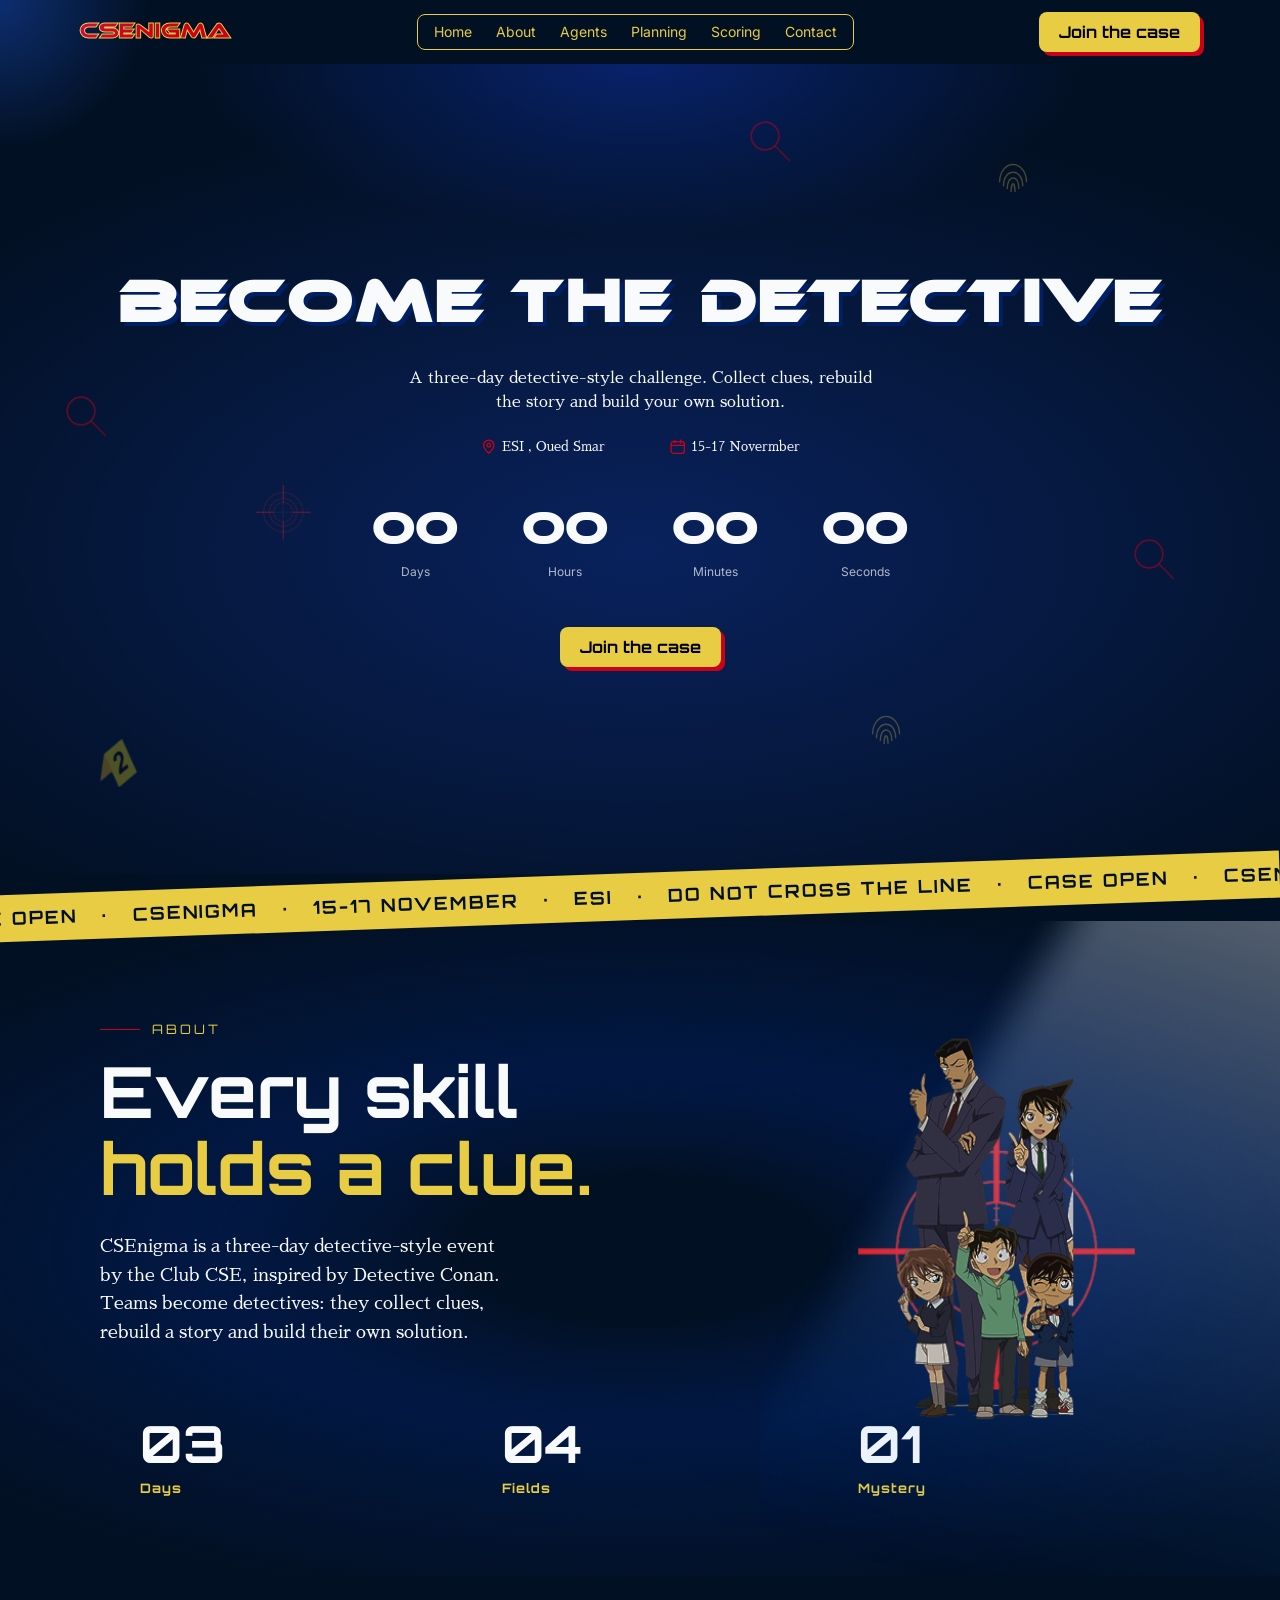
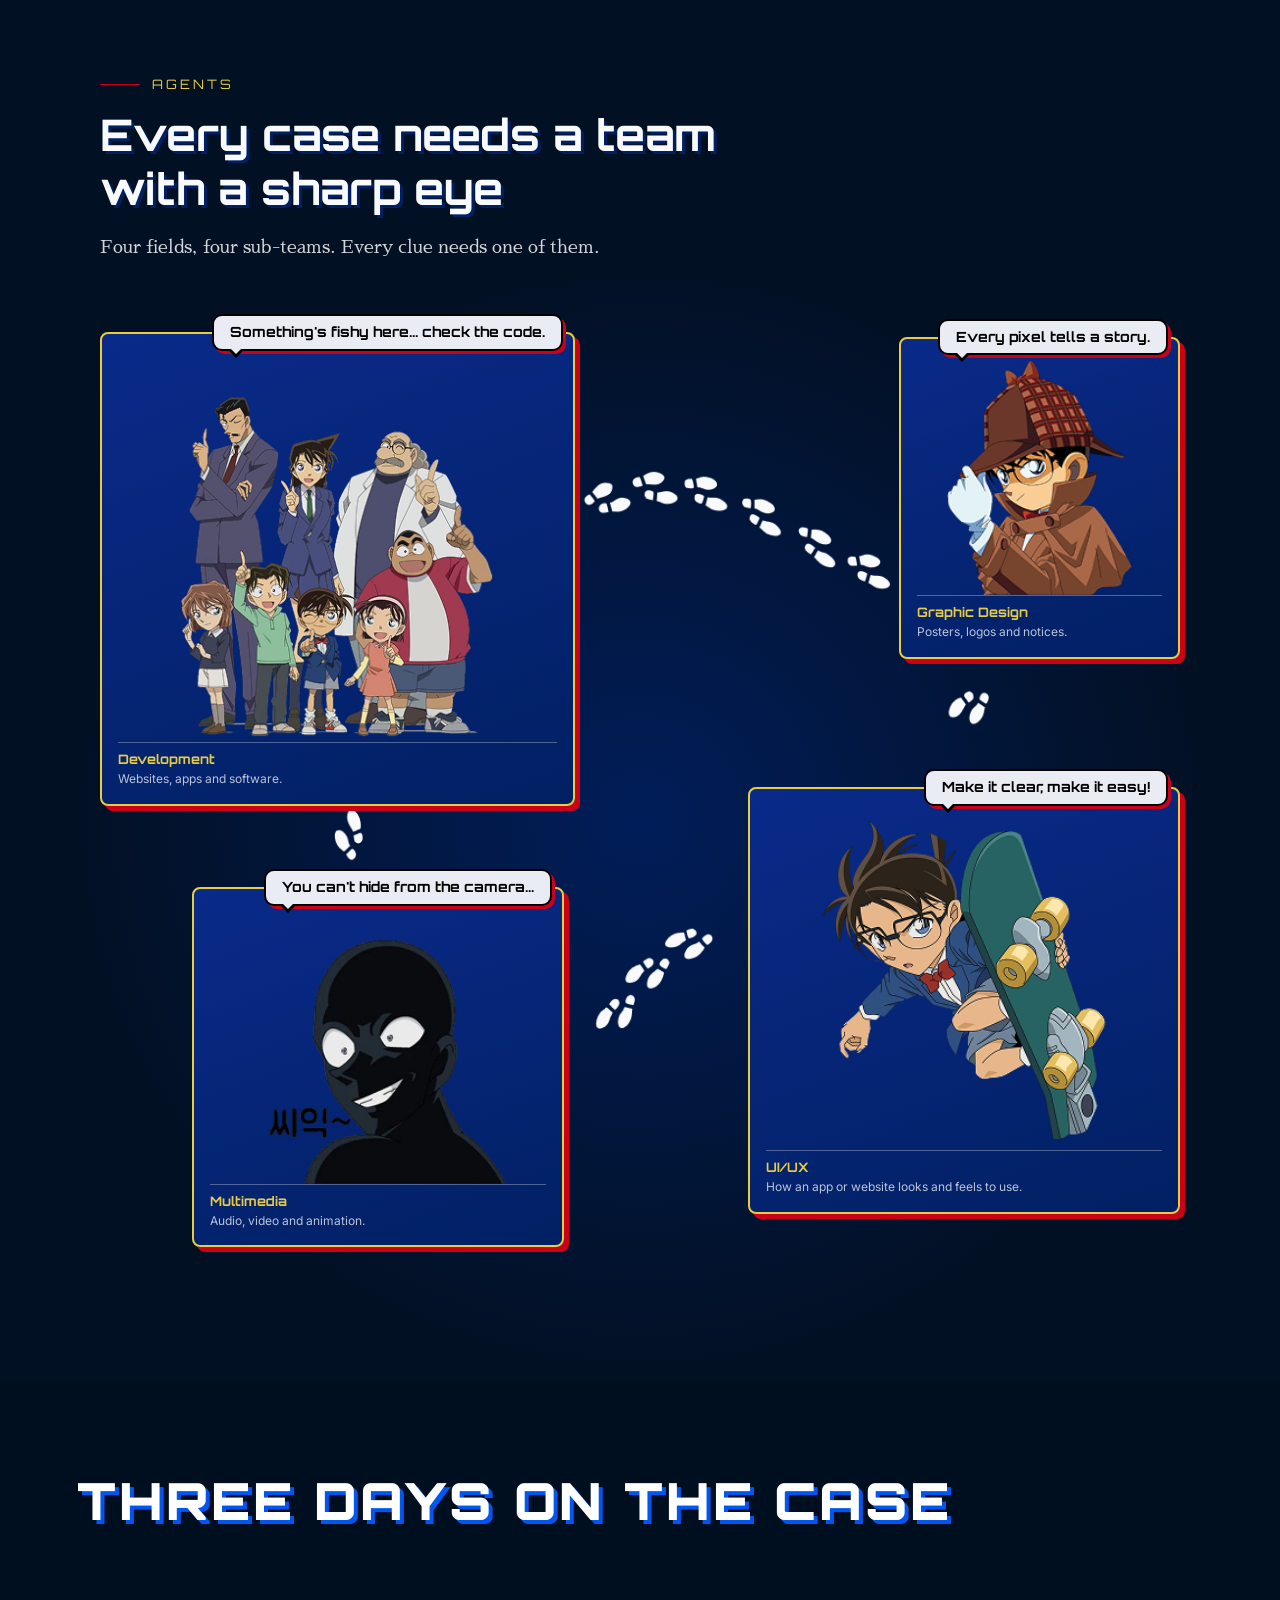
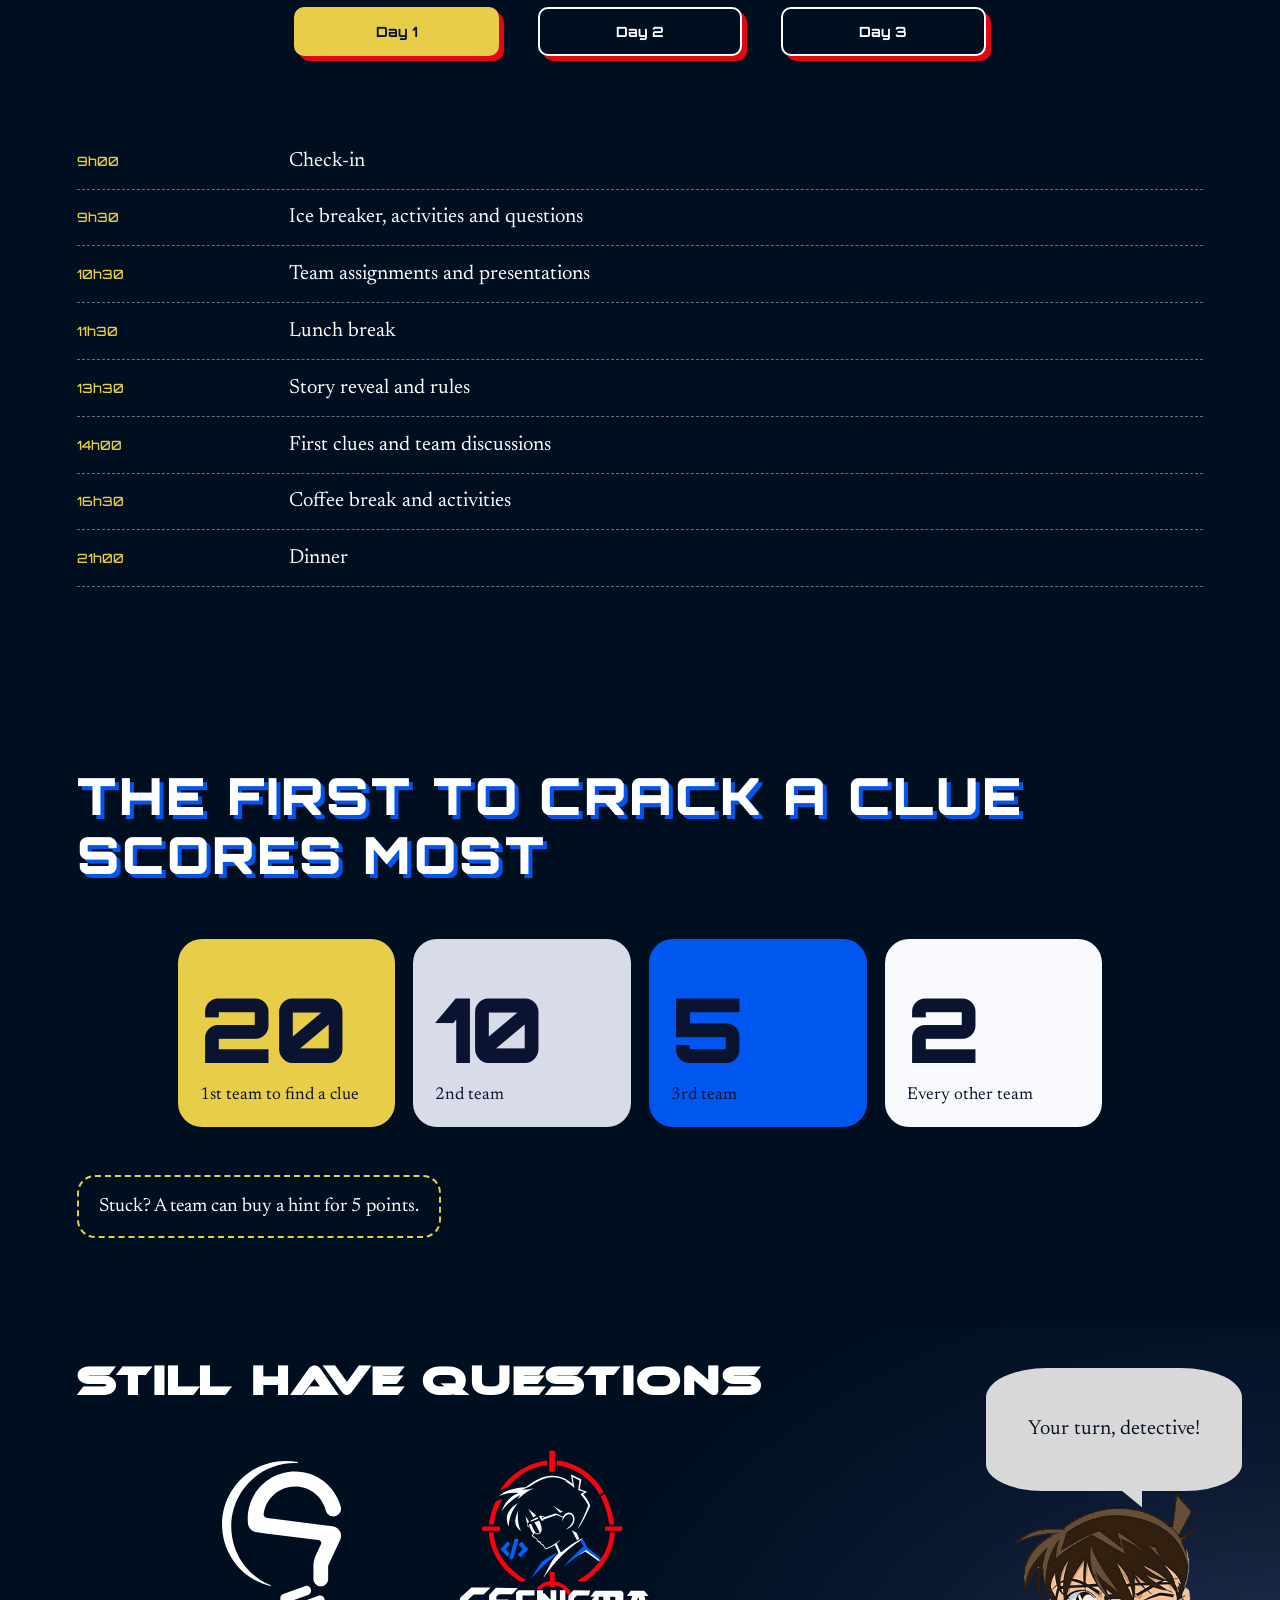
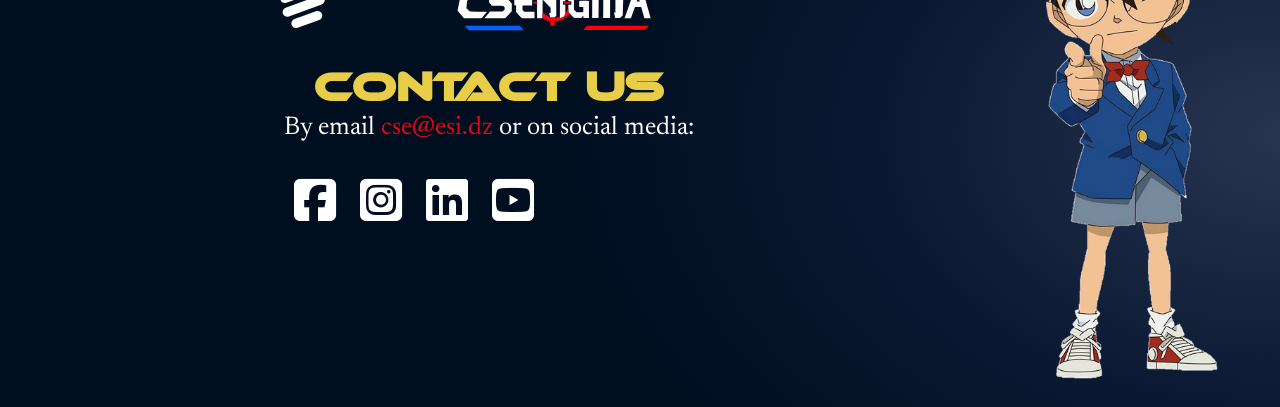
<file: index.html>
<!DOCTYPE html>
<html lang="en">
<head>
  <meta charset="UTF-8">
  <meta name="viewport" content="width=device-width, initial-scale=1.0">
  <title>CSenigma</title>

  <!-- Google Fonts: Sawarabi Mincho (body) -->
  <link rel="preconnect" href="https://fonts.googleapis.com">
  <link rel="preconnect" href="https://fonts.gstatic.com" crossorigin>
  <link href="https://fonts.googleapis.com/css2?family=Sawarabi+Mincho&display=swap" rel="stylesheet">
  <link href="https://fonts.googleapis.com/css2?family=Inter:wght@400;500&family=Orbitron:wght@700&family=Sawarabi+Mincho&display=swap" rel="stylesheet">
  <link href="https://fonts.googleapis.com/css2?family=Orbitron:wght@500;700;900&family=Newsreader:wght@400;500&display=swap" rel="stylesheet">
  <link rel="stylesheet" href="https://cdnjs.cloudflare.com/ajax/libs/font-awesome/6.5.1/css/all.min.css">

  <!-- Shared base styles (owner: lead) -->
  <link rel="stylesheet" href="css/style.css">

  <!-- One CSS file per section (each person edits only their own) -->
  <link rel="stylesheet" href="css/hero.css">
  <link rel="stylesheet" href="css/about.css">
  <link rel="stylesheet" href="css/team.css">
  <link rel="stylesheet" href="css/schedule.css">
  <link rel="stylesheet" href="css/points.css">
  <link rel="stylesheet" href="css/footer.css">
</head>
<body>

   <div class="cursor-glow"></div>

 <header id="navbar">
  <a href="#hero" class="logo">CSENIGMA</a>

  <nav class="nav-links">
    <ul>
      <li><a href="#hero">Home</a></li>
      <li><a href="#about">About</a></li>
      <li><a href="#team">Agents</a></li>
      <li><a href="#schedule">Planning</a></li>
      <li><a href="#points">Scoring</a></li>
      <li><a href="#footer">Contact</a></li>
    </ul>
  </nav>

  <a href="register.html" class="btn-join">Join the case</a>
  
</header>

 
  <section id="hero">
      <img class="deco scope" src="assets/images/Scope.svg" alt="">
      <img class="deco print" src="assets/images/Print.svg" alt="">
      <img class="deco evidence" src="assets/images/evidence.svg" alt="">
      <img class="deco search" src="assets/images/Search.svg" alt="">


     <h1 class="hero-title">Become The Detective</h1>
     <p class="hero-text">A three-day detective-style challenge. Collect clues, rebuild the story and build your own solution.</p>
     <div class="hero-badges">
        <div class="badge">
          <img src="assets/images/icon-1.svg" alt="">
          <span class="badge-text">ESI , Oued Smar</span>
        </div>
        <div class="badge">
          <img src="assets/images/icon-2.svg" alt="">
          <span class="badge-text">15-17 Novermber</span>
        </div>
     </div>

        <div class="countdown" id="countdown">
            <div class="time-box">
                <span class="time-number" id="days">00</span>
                <span class="time-label">Days</span>
            </div>

            <div class="time-box">
                <span class="time-number" id="hours">00</span>
                <span class="time-label">Hours</span>
            </div>

            <div class="time-box">
                <span class="time-number" id="minutes">00</span>
                <span class="time-label">Minutes</span>
            </div>

            <div class="time-box">
                <span class="time-number" id="seconds">00</span>
                <span class="time-label">Seconds</span>
            </div>
        </div>

     <a href="register.html" class="btn-join">Join the case</a>

  </section>

  <!-- ===== MARQUEE BANNER ===== -->
  <div id="marquee">
  <div class="marquee-track">
    <div class="marquee-group">
      <span>Case open</span>
      <span>CSEnigma</span>
      <span>15-17 November</span>
      <span>ESI</span>
      <span>Do not cross the line</span>
      <!-- repeat this set 2 more times so the group is wider than the screen -->
    </div>

    <!-- exact copy of the group above -->
    <div class="marquee-group" aria-hidden="true">
      <span>Case open</span>
      <span>CSEnigma</span>
      <span>15-17 November</span>
      <span>ESI</span>
      <span>Do not cross the line</span>
    </div>

    <div class="marquee-group" aria-hidden="true">
      <span>Case open</span>
      <span>CSEnigma</span>
      <span>15-17 November</span>
      <span>ESI</span>
      <span>Do not cross the line</span>
    </div>
  </div>
</div>

  
  <section id="about">
  <div class="about-content">
    <div class="about-eyebrow">
      <span class="about-line"></span>
      <span class="about-tag">About</span>
    </div>

    <h2 class="about-title">
      Every skill <br>
      <span>holds a clue.</span>
    </h2>

    <p class="about-text">
      CSEnigma is a three-day detective-style event by the Club CSE, inspired by Detective Conan. Teams become detectives: they collect clues, rebuild a story and build their own solution.
    </p>
  </div>

<img class="about-image" src="/assets/images/Conan-family.png" alt="Detective Conan characters">

  <div class="about-stats">
    <div class="stat">
      <span class="stat-number">03</span>
      <span class="stat-label">Days</span>
    </div>
    <div class="stat">
      <span class="stat-number">04</span>
      <span class="stat-label">Fields</span>
    </div>
    <div class="stat">
      <span class="stat-number">01</span>
      <span class="stat-label">Mystery</span>
    </div>
  </div>
</section>


<section id="team">
  <div class="team-inner">
    <div class="team-head">
      <div class="team-eyebrow">
        <span class="team-line"></span>
        <span class="team-tag">Agents</span>
      </div>
      <h2 class="team-title">Every case needs a team<br>with a sharp eye</h2>
      <p class="team-sub">Four fields, four sub-teams. Every clue needs one of them.</p>
    </div>

    <div class="team-board">
      <img class="team-steps" src="assets/images/footSteps_Bg.png" alt="">

      <article class="agent-card agent-dev">
        <p class="agent-bubble">Something's fishy here... check the code.</p>
        <div class="agent-art"><img src="assets/images/Develepment.png" alt="Development team"></div>
        <h3 class="agent-name">Development</h3>
        <p class="agent-desc">Websites, apps and software.</p>
      </article>

      <article class="agent-card agent-design">
        <p class="agent-bubble">Every pixel tells a story.</p>
        <div class="agent-art"><img src="assets/images/Graphic_Design.png" alt="Graphic design team"></div>
        <h3 class="agent-name">Graphic Design</h3>
        <p class="agent-desc">Posters, logos and notices.</p>
      </article>

      <article class="agent-card agent-uiux">
        <p class="agent-bubble">Make it clear, make it easy!</p>
        <div class="agent-art"><img src="assets/images/UIUX_png.png" alt="UI/UX team"></div>
        <h3 class="agent-name">UI/UX</h3>
        <p class="agent-desc">How an app or website looks and feels to use.</p>
      </article>

      <article class="agent-card agent-media">
        <p class="agent-bubble">You can't hide from the camera...</p>
        <div class="agent-art"><img src="assets/images/Multimedia.png" alt="Multimedia team"></div>
        <h3 class="agent-name">Multimedia</h3>
        <p class="agent-desc">Audio, video and animation.</p>
      </article>
    </div>
  </div>
 </section>

  <section id="schedule" class="case-schedule">
    <h2>Three days on the case</h2>
    <div class="case-tabs" role="tablist" aria-label="Event schedule">
      <button class="case-tab active" type="button" role="tab" aria-selected="true" aria-controls="day-1" data-day="day-1">Day 1</button>
      <button class="case-tab" type="button" role="tab" aria-selected="false" aria-controls="day-2" data-day="day-2">Day 2</button>
      <button class="case-tab" type="button" role="tab" aria-selected="false" aria-controls="day-3" data-day="day-3">Day 3</button>
    </div>
    <ul class="case-day active" id="day-1" role="tabpanel">
      <li><time>9h00</time><span>Check-in</span></li>
      <li><time>9h30</time><span>Ice breaker, activities and questions</span></li>
      <li><time>10h30</time><span>Team assignments and presentations</span></li>
      <li><time>11h30</time><span>Lunch break</span></li>
      <li><time>13h30</time><span>Story reveal and rules</span></li>
      <li><time>14h00</time><span>First clues and team discussions</span></li>
      <li><time>16h30</time><span>Coffee break and activities</span></li>
      <li><time>21h00</time><span>Dinner</span></li>
    </ul>
    <ul class="case-day" id="day-2" role="tabpanel" hidden>
      <li><time>8h00</time><span>Check-in and breakfast</span></li>
      <li><time>9h00</time><span>Case briefing and clue recap</span></li>
      <li><time>10h00</time><span>New evidence revealed</span></li>
      <li><time>11h30</time><span>Team investigation and analysis</span></li>
      <li><time>13h00</time><span>Lunch break</span></li>
      <li><time>14h00</time><span>Interviews, puzzles and clue hunt</span></li>
      <li><time>17h00</time><span>Progress review and team activities</span></li>
      <li><time>20h00</time><span>Dinner and evening investigation</span></li>
    </ul>
    <ul class="case-day" id="day-3" role="tabpanel" hidden>
      <li><time>9h00</time><span>Check-in and breakfast</span></li>
      <li><time>10h00</time><span>Final clues released</span></li>
      <li><time>11h00</time><span>Last round of team investigation</span></li>
      <li><time>13h00</time><span>Lunch break</span></li>
      <li><time>14h00</time><span>Prepare your case and solution</span></li>
      <li><time>15h30</time><span>Team presentations</span></li>
      <li><time>16h30</time><span>Results, awards and closing</span></li>
      <li><time>17h30</time><span>Event ends</span></li>
    </ul>
  </section>

  
  <section id="points" class="case-scores">
    <h2>The first to crack a clue scores most</h2>
    <div class="score-cards">
      <div class="score-card score-first"><b>20</b><span>1st team to find a clue</span></div>
      <div class="score-card score-second"><b>10</b><span>2nd team</span></div>
      <div class="score-card score-third"><b>5</b><span>3rd team</span></div>
      <div class="score-card score-other"><b>2</b><span>Every other team</span></div>
    </div>
    <p class="score-hint">Stuck? A team can buy a hint for 5 points.</p>
  </section>

  
  <footer id="footer" class="case-contact">
    <h2>Still have questions</h2>
    <div class="contact-logos">
      <img src="assets/images/logo-bulb.svg" alt="Club CSE" onerror="this.style.display='none'">
      <img src="assets/images/csenigma-logo.svg" alt="CSEnigma" onerror="this.style.display='none'">
    </div>
    <h3>Contact us</h3>
    <p>By email <a href="mailto:cse@esi.dz">cse@esi.dz</a> or on social media:</p>
    <div class="case-social">
      <a href="#" aria-label="Facebook"><i class="fa-brands fa-square-facebook"></i></a>
      <a href="#" aria-label="Instagram"><i class="fa-brands fa-square-instagram"></i></a>
      <a href="#" aria-label="LinkedIn"><i class="fa-brands fa-linkedin"></i></a>
      <a href="#" aria-label="YouTube"><i class="fa-brands fa-square-youtube"></i></a>
    </div>
    <div class="case-action">
      <div class="case-bubble">Your turn, detective!</div>
      <img class="case-mascot" src="assets/images/mascot.png" alt="" onerror="this.style.display='none'">
    </div>
  </footer>

  <script src="js/countdown.js"></script>
  <script src="js/cursor.js"></script>
  <script>
    document.querySelectorAll('.case-tab').forEach(function(tab){tab.addEventListener('click',function(){
      document.querySelectorAll('.case-tab').forEach(function(button){button.classList.remove('active');button.setAttribute('aria-selected','false')});
      document.querySelectorAll('.case-day').forEach(function(day){day.classList.remove('active');day.hidden=true});
      tab.classList.add('active');tab.setAttribute('aria-selected','true');
      var panel=document.getElementById(tab.dataset.day);panel.hidden=false;panel.classList.add('active');
    })});
  </script>
</body>
</html>
</file>
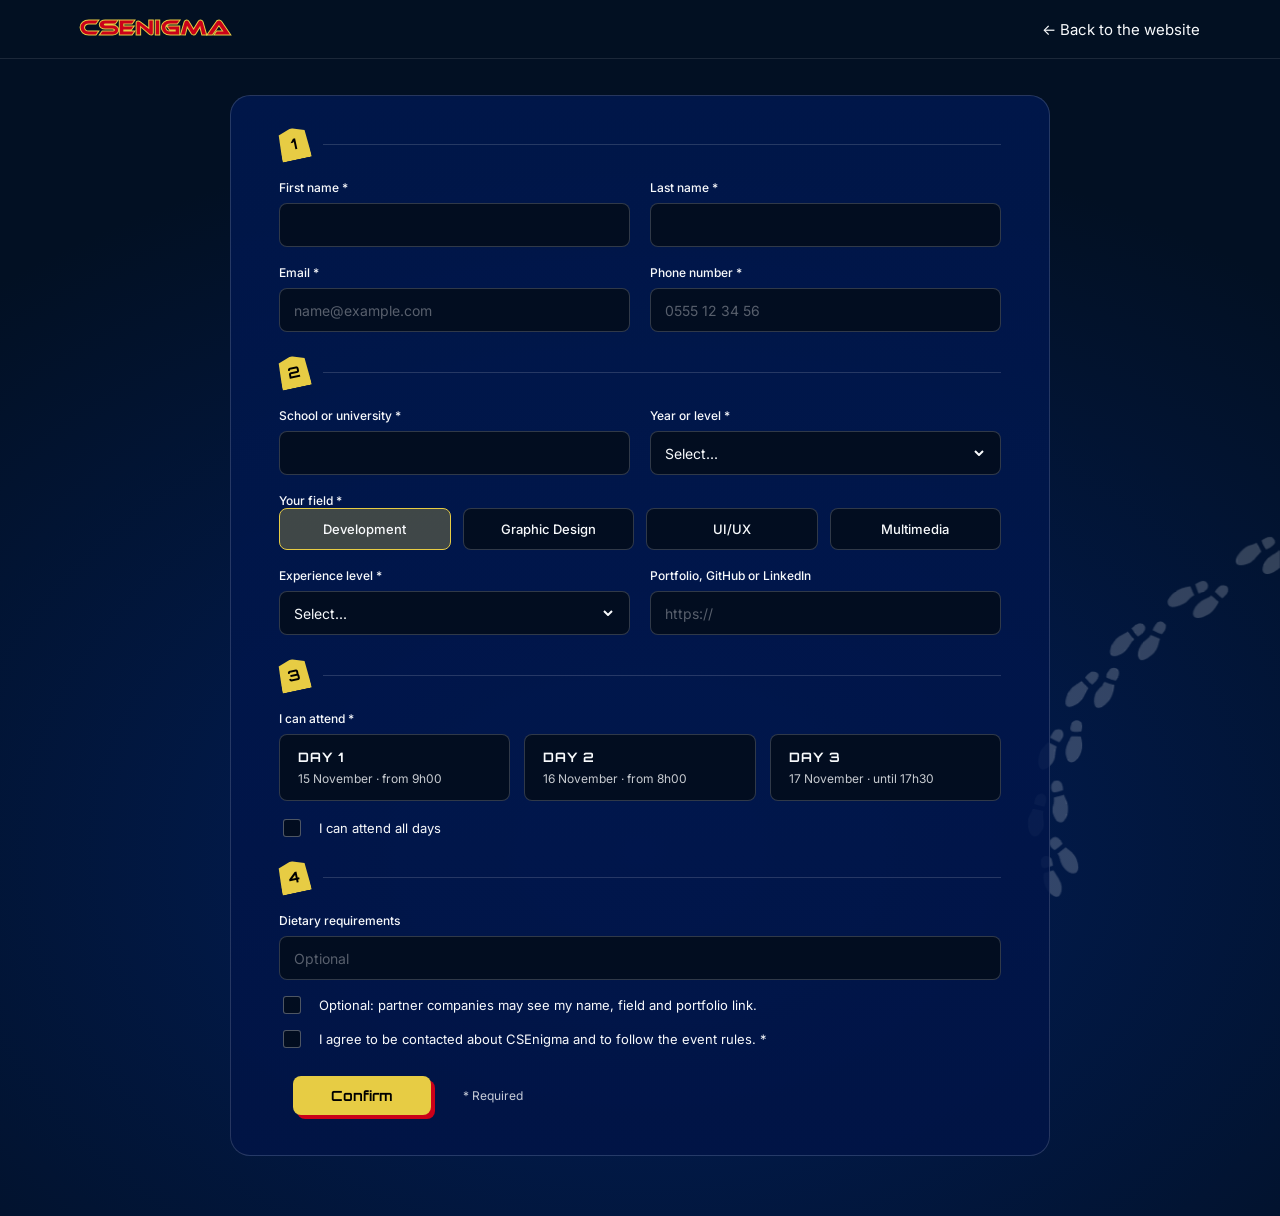
<file: register.html>
<!DOCTYPE html>
<html lang="en">
<head>
  <meta charset="UTF-8">
  <meta name="viewport" content="width=device-width, initial-scale=1.0">
  <title>Register | CSenigma</title>

  <link href="https://fonts.googleapis.com/css2?family=Inter:wght@400;500&family=Orbitron:wght@700&display=swap" rel="stylesheet">
  <link rel="stylesheet" href="css/style.css">
  <link rel="stylesheet" href="css/register.css">
</head>
<body class="reg-page">
  <img class="reg-steps" src="assets/images/Group_7.png" alt="">

  <header class="reg-header">
    <a href="index.html" class="reg-logo">CSENIGMA</a>
    <a href="index.html" class="reg-back">&larr; Back to the website</a>
  </header>

  <main class="reg-main">
    <form class="reg-card" id="reg-form" action="#" method="post" novalidate>

      <div class="reg-section"><span class="reg-tag">1</span><span class="reg-line"></span></div>
      <div class="reg-grid">
        <label class="reg-field">First name *
          <input type="text" name="first_name" required>
        </label>
        <label class="reg-field">Last name *
          <input type="text" name="last_name" required>
        </label>
        <label class="reg-field">Email *
          <input type="email" name="email" placeholder="name@example.com" required>
        </label>
        <label class="reg-field">Phone number *
          <input type="tel" name="phone" inputmode="numeric" pattern="0[567][0-9]{8}" maxlength="10" placeholder="0555 12 34 56" title="Enter 10 digits starting with 05, 06, or 07." required>
        </label>
      </div>

      <div class="reg-section"><span class="reg-tag">2</span><span class="reg-line"></span></div>
      <div class="reg-grid">
        <label class="reg-field">School or university *
          <input type="text" name="school" required>
        </label>
        <label class="reg-field">Year or level *
        <select name="level" required>
            <option value="" selected disabled>Select...</option>
            <option>1CP / L1</option>
            <option>2CP / L2</option>
            <option>1CS / L3</option>
            <option>2CS / M1</option>
            <option>3CS / M2</option>
        </select>
        </label>

        <fieldset class="reg-field reg-full">
          <legend>Your field *</legend>
          <div class="reg-pills">
            <label><input type="radio" name="field" value="Development" checked><span>Development</span></label>
            <label><input type="radio" name="field" value="Graphic Design"><span>Graphic Design</span></label>
            <label><input type="radio" name="field" value="UI/UX"><span>UI/UX</span></label>
            <label><input type="radio" name="field" value="Multimedia"><span>Multimedia</span></label>
          </div>
        </fieldset>

        <label class="reg-field">Experience level *
          <select name="experience" required>
            <option value="" selected>Select...</option>
            <option>Beginner</option>
            <option>Intermediate</option>
            <option>Advanced</option>
          </select>
        </label>
        <label class="reg-field">Portfolio, GitHub or LinkedIn
          <input type="url" name="portfolio" placeholder="https://">
        </label>
      </div>

      <div class="reg-section"><span class="reg-tag">3</span><span class="reg-line"></span></div>
      <p class="reg-label">I can attend *</p>
      <div class="reg-days">
        <label class="reg-day"><input type="checkbox" name="attending_days" value="Day 1"><strong>Day 1</strong><span>15 November · from 9h00</span></label>
        <label class="reg-day"><input type="checkbox" name="attending_days" value="Day 2"><strong>Day 2</strong><span>16 November · from 8h00</span></label>
        <label class="reg-day"><input type="checkbox" name="attending_days" value="Day 3"><strong>Day 3</strong><span>17 November · until 17h30</span></label>
      </div>
      <label class="reg-check">
        <input type="checkbox" id="attend-all-days" name="attend_all_days">
        <span>I can attend all days</span>
      </label>

      <div class="reg-section"><span class="reg-tag">4</span><span class="reg-line"></span></div>
      <label class="reg-field">Dietary requirements
        <input type="text" name="dietary" placeholder="Optional">
      </label>
      <label class="reg-check">
        <input type="checkbox" name="share_partners">
        <span>Optional: partner companies may see my name, field and portfolio link.</span>
      </label>
      <label class="reg-check">
        <input type="checkbox" name="agree" required>
        <span>I agree to be contacted about CSEnigma and to follow the event rules. *</span>
      </label>

      <div class="reg-actions">
        <button type="submit" class="reg-confirm">Confirm</button>
        <span class="reg-required">* Required</span>
      </div>
    </form>

    <!-- Success message -->
    <div class="reg-card reg-success" id="reg-success" hidden>
      <div class="reg-check-circle">
        <svg viewBox="0 0 24 24" width="44" height="44" fill="none" stroke="#000" stroke-width="3" stroke-linecap="round" stroke-linejoin="round"><path d="M5 12.5l4.5 4.5L19 7.5"/></svg>
      </div>
      <h2>Your application is saved</h2>
      <p>Thanks, detective! We'll contact you soon with the next steps.</p>
      <a href="index.html" class="reg-confirm">Back to the website</a>
    </div>
  </main>

  <script>
    const form = document.getElementById('reg-form');
    const success = document.getElementById('reg-success');

    const dayOptions = Array.from(form.querySelectorAll('input[name="attending_days"]'));
    const attendAllDays = document.getElementById('attend-all-days');
    let attemptedSubmit = false;

    function errorTarget(control) {
      if (control.name === 'attending_days') return form.querySelector('.reg-days');
      if (control.name === 'field') return control.closest('fieldset');
      return control.closest('.reg-field, .reg-check');
    }

    function errorMessage(control) {
      if (control.name === 'attending_days') return 'Select at least one day you can attend.';
      if (control.validity.valueMissing) return 'This field is required.';
      if (control.name === 'phone' && control.validity.patternMismatch) return 'Enter 10 digits starting with 05, 06, or 07.';
      if (control.validity.typeMismatch) return 'Enter a valid ' + (control.type === 'email' ? 'email address.' : 'URL.');
      if (control.validity.patternMismatch) return 'Check the value format.';
      return 'Check this field.';
    }

    function updateErrors() {
      const invalidControls = Array.from(form.querySelectorAll('input, select, textarea')).filter(function (control) {
        return !control.disabled && !control.validity.valid;
      });
      const daysMissing = !dayOptions.some(function (day) { return day.checked; });
      form.querySelectorAll('.reg-error').forEach(function (error) { error.remove(); });
      form.querySelectorAll('[aria-invalid="true"]').forEach(function (control) { control.removeAttribute('aria-invalid'); });

      invalidControls.forEach(function (control) {
        if (control.name === 'attending_days' && !daysMissing) return;
        if (control.type === 'radio' && form.querySelector('input[name="field"]:checked')) return;
        const target = errorTarget(control);
        if (!target || target.querySelector('.reg-error')) return;
        const error = document.createElement('span');
        error.className = 'reg-error';
        error.textContent = errorMessage(control);
        target.appendChild(error);
        control.setAttribute('aria-invalid', 'true');
      });

      if (daysMissing) {
        const target = form.querySelector('.reg-days');
        const error = document.createElement('span');
        error.className = 'reg-error';
        error.textContent = 'Select at least one day you can attend.';
        target.appendChild(error);
        dayOptions.forEach(function (day) { day.setAttribute('aria-invalid', 'true'); });
      }
      return invalidControls.length === 0 && !daysMissing;
    }
    attendAllDays.addEventListener('change', function () {
      dayOptions.forEach(function (day) { day.checked = attendAllDays.checked; });
    });
    dayOptions.forEach(function (day) {
      day.addEventListener('change', function () {
        attendAllDays.checked = dayOptions.every(function (option) { return option.checked; });
      });
    });
    form.addEventListener('input', function () { if (attemptedSubmit) updateErrors(); });
    form.addEventListener('change', function () { if (attemptedSubmit) updateErrors(); });

    form.addEventListener('submit', function (e) {
      attemptedSubmit = true;
      if (!updateErrors()) { e.preventDefault(); return; }
      e.preventDefault(); // the browser has already checked the required fields
      console.log(Object.fromEntries(new FormData(form).entries())); // TODO: send to your backend
      form.hidden = true;
      success.hidden = false;
      window.scrollTo(0, 0);
    });
  </script>
</body>
</html>
</file>
<file: css/style.css>
@font-face {
  font-family: 'Ethnocentric';
  src: url('../assets/fonts/Ethnocentric V2.woff2') format('woff2');
  font-display: swap;
}

:root {
   --bg: #021023;
  --blue: #012063;
  --yellow: #E7CC44;
  --red: #CB0119;
  --text: #F8FAFC;
  --font-title: 'Ethnocentric', sans-serif;
  --font-body: 'Sawarabi Mincho', serif;
  --font-nav: 'Inter', sans-serif;
  --font-btn: 'Orbitron', sans-serif;
}
* { margin: 0; padding: 0; box-sizing: border-box; }
body { background: var(--bg); color: var(--text); font-family: var(--font-body); }
html { scroll-behavior: smooth; }
.cursor-glow {
  position: fixed;
  top: 0;
  left: 0;
  width: 300px;
  height: 300px;
  border-radius: 50%;
  background: radial-gradient(circle, rgba(30, 92, 255, 0.35), transparent 70%);
  pointer-events: none;
  transform: translate(-50%, -50%);
  z-index: 9999;
  mix-blend-mode: screen;
}
</file>
<file: css/hero.css>
/* hero styles */
#navbar {
  position: sticky;
  top: 0;
  z-index: 100;
  display: flex;
  justify-content: space-between;
  align-items: center;
  padding: 12px 80px;
  background: var(--bg);
}
.logo {
  font-family: var(--font-title);
  font-size: 20px;
  color: var(--red);
  -webkit-text-stroke: 1px var(--yellow);
  text-decoration: none;
}
.nav-links {
  border: 1px solid var(--yellow);
  border-radius: 8px;
  padding: 8px 4px;
}
.nav-links ul {
  display: flex;
  gap: 0px;
  list-style: none;
}
.nav-links a {
  font-family: var(--font-nav);
  color: var(--yellow);
  text-decoration: none;
  font-size: 14px;
  padding: 6px 12px;
  border-radius: 6px;

  background-image: linear-gradient(var(--yellow), var(--yellow));
  background-repeat: no-repeat;
  background-position: bottom;
  background-size: 100% 0%;

  transition: background-size 0.3s ease, color 0.3s ease;
}

.nav-links a:hover {
  background-size: 100% 100%;
  color: #000;
}
.btn-join {
  font-family: var(--font-btn);
  background: var(--yellow);
  color: #000;
  font-weight: bold;
  padding: 10px 20px;
  border-radius: 8px;
  text-decoration: none;
  box-shadow: 4px 4px 0 var(--red);
  transition: box-shadow 0.2s ease, background 0.2s ease;
}

.btn-join:hover {
  box-shadow: 2px 2px 0 var(--red);
  background: var(--red);
  color: var(--yellow);
}

#hero {
  position: relative;
  overflow: hidden;
    background:
    radial-gradient(ellipse 50% 30% at 50% 0%, rgba(10, 42, 138, 0.7), transparent 70%),
    radial-gradient(ellipse 100% 80% at 50% 60%, rgba(20, 60, 180, 0.4), transparent 70%),
    var(--bg);
  display: flex;
  min-height: 90vh;
  flex-direction: column;
  justify-content: center;
  align-items: center;
  gap: 24px;
  text-align: center;
  padding: 40px 20px;
}
.deco {
  position: absolute;
  pointer-events: none;
  z-index: 0;
}
.deco.scope {
  top: 52%;
  left: 20%;
  width: 55px;
}

.deco.search {
  top: 6%;
  left: 58%;
  width: 56px;
}

.deco.print {
  top: 11%;
  right: 19%;
  width: 47px;
}

.deco.evidence {
  top: 83%;
  left: 6.5%;
  width: 63px;
}

/* Extra marks used in the reference composition. */
#hero::before,
#hero::after {
  content: "";
  position: absolute;
  pointer-events: none;
  z-index: 0;
  background-repeat: no-repeat;
  background-size: contain;
}

#hero::before {
  top: 40%;
  left: 4.5%;
  width: 56px;
  height: 56px;
  background-image: url("../assets/images/Search.svg");
}

#hero::after {
  inset: 0;
  background-image:
    url("../assets/images/Search.svg"),
    url("../assets/images/Print.svg");
  background-size: 56px 56px, 47px 47px;
  background-position: 92% 62%, 70% 84%;
}
.hero-title {
  font-family: var(--font-title);
  font-size: clamp(28px, 5vw, 56px);
  text-transform: uppercase;
  color: var(--text);

  letter-spacing: 4px;
  text-shadow: 4px 4px 0 var(--blue);
}
.hero-text {
  max-width: 480px;
  font-size: 16px;
  line-height: 1.5;

}

.hero-badges {
  display: flex;
  gap: 64px;
}

.badge {
  display: flex;
  align-items: center;
  gap: 4px;
  font-size: 13px;
}

.badge img {
  width: 18px;
  height: 18px;
}

#countdown {
  display: flex;
  gap: 64px;
  padding: 24px;
}

.time-box {
  display: flex;
  flex-direction: column;
  align-items: center;
  gap: 4px;
}
.time-number {
  font-size: clamp(28px, 4vw, 44px);
  font-family: var(--font-title);
  color: var(--text);
}
.time-label {
  font-size: 12px;
  font-family: var(--font-nav);
  color: var(--text);
  opacity: 0.7;
}

#marquee {
  background: var(--yellow);
  transform: rotate(-2deg);
  width: 105%;
  margin-left: -5%;
  padding: 12px 0;
  overflow: hidden;
  position: relative;
  z-index: 5;
}
.marquee-track {
  display: flex;
  width: max-content;
  animation: scroll 25s linear infinite;
}
@keyframes scroll {
  from { transform: translateX(0); }
  to   { transform: translateX(-33.3333%); }
}

.marquee-group {
  display: flex;
  flex-shrink: 0;
}
.marquee-group span {
  font-family: var(--font-btn);
  font-weight: 700;
  font-size: 18px;
  text-transform: uppercase;
  letter-spacing: 2px;
  color: var(--bg);
  white-space: nowrap;
  padding-right: 24px;
}

.marquee-group span::after {
  content: "·";
  margin-left: 24px;
}

#about {
  position: relative;
  overflow: hidden;
  background:
    radial-gradient(ellipse 35% 28% at 50% 50%, var(--bg) 0%, var(--bg) 40%, transparent 100%),
    radial-gradient(ellipse 70% 55% at 50% 50%, var(--blue) 0%, transparent 100%),
    var(--bg);
  display: grid;
  grid-template-columns: minmax(0, 1.15fr) minmax(0, 0.85fr);
  align-items: start;
  gap: 24px 0;
  padding: 100px 0 80px 100px;
}
.about-eyebrow {
  display: flex;
  align-items: center;
  gap: 12px;
  margin-bottom: 16px;
}

.about-line {
  width: 40px;
  height: 1px;
  background: var(--red);
}

.about-tag {
  font-family: var(--font-btn);
  font-size: 13px;
  letter-spacing: 3px;
  text-transform: uppercase;
  color: var(--yellow);
}
.about-title {
  font-family: var(--font-btn);
  font-size: clamp(40px, 5.5vw, 80px);
  line-height: 1.1;
  color: var(--text);
  margin-bottom: 24px;
}

.about-title span {
  color: var(--yellow);
}

.about-text {
  max-width: 420px;
  font-size: 18px;
  line-height: 1.6;
}
.about-image {
  display: block;
  position: absolute;
  top: -78px;
  right: 0;
  width: 42.5%;
  max-width: 520px;
  height: auto;
}
.about-stats {
  grid-column: 1 / -1;
  display: flex;
  justify-content: space-between;
  padding-right: 30%;
  padding-left: 40px;
  margin-top: 40px;
}

.stat {
  display: flex;
  flex-direction: column;
  align-items: flex-start;
  gap: 5px;
}

.stat-number {
  font-family: var(--font-btn);
  font-weight: 700;
  font-size: clamp(32px, 4vw, 56px);
  color: var(--text);
}

.stat-label {
  font-family: var(--font-btn);
  font-weight: 700;
  font-size: 13px;
  letter-spacing: 1px;
  color: var(--yellow);
}
</file>
<file: css/about.css>
/* about styles */
</file>
<file: css/team.css>
/* ============================================
   TEAM / AGENTS SECTION
   ============================================ */

#team {
  position: relative;
  overflow: hidden;
  padding: 100px 100px 120px; /* same left padding as the About section */
  background:
    radial-gradient(ellipse 45% 40% at 50% 60%, rgba(1, 32, 99, 0.85), transparent 100%),
    var(--bg);
}

.team-inner {
  width: 100%;
  max-width: none;
  margin: 0;
}

/* ---------- Heading ---------- */
.team-head {
  margin-bottom: 56px;
  text-align: left;
}

.team-eyebrow {
  display: flex;
  align-items: center;
  gap: 12px;
  margin-bottom: 16px;
}

.team-line {
  width: 40px;
  height: 1px;
  background: var(--red);
}

.team-tag {
  font-family: var(--font-btn);
  font-size: 13px;
  letter-spacing: 3px;
  text-transform: uppercase;
  color: var(--yellow);
}

.team-title {
  font-family: var(--font-btn);
  font-size: clamp(26px, 3.4vw, 44px);
  line-height: 1.25;
  color: var(--text);
  text-shadow: 3px 3px 0 var(--blue);
  margin-bottom: 20px;
}

.team-sub {
  font-size: 18px;
  opacity: 0.85;
}

/* ---------- Board ---------- */
.team-board {
  position: relative;
  width: 100%;
  max-width: 1100px;
  margin: 0 auto;
  aspect-ratio: 535 / 470;
}

/* footprints image sits behind the cards */
.team-steps {
  position: absolute;
  left: 21.5%;
  top: 16%;
  width: 61%;
  height: auto;
  pointer-events: none;
  z-index: 0;
}

/* ---------- Card ---------- */
.agent-card {
  position: absolute;
  z-index: 1;
  display: flex;
  flex-direction: column;
  padding: 14px 16px 16px;
  text-align: left;
  background: linear-gradient(160deg, #0a2a8a 0%, var(--blue) 100%);
  border: 2px solid var(--yellow);
  border-radius: 8px;
  box-shadow: 5px 5px 0 var(--red);
  transition: transform 0.25s ease, box-shadow 0.25s ease;
}

.agent-card:hover {
  transform: translate(2px, 2px);
  box-shadow: 3px 3px 0 var(--red);
}

/* image area with the thin line under it */
.agent-art {
  position: relative;
  flex: 1;
  min-height: 0;
  margin-top: 8px;
  margin-bottom: 8px;
  border-bottom: 1px solid rgba(255, 255, 255, 0.3);
}

.agent-art img {
  position: absolute;
  inset: 0;
  width: 100%;
  height: 100%;
  object-fit: contain;
}

.agent-name {
  font-family: var(--font-btn);
  font-size: 13px;
  color: var(--yellow);
  margin-bottom: 4px;
}

.agent-desc {
  font-family: var(--font-nav);
  font-size: 12px;
  color: var(--text);
  opacity: 0.75;
  line-height: 1.4;
}

/* ---------- Speech bubble ---------- */
.agent-bubble {
  position: absolute;
  top: -20px;
  right: 10px;
  z-index: 2;
  padding: 8px 16px;
  background: #e9edf3;
  color: #000;
  font-family: var(--font-btn);   /* Orbitron, same as the reference */
  font-weight: 700;
  font-size: 14px;
  line-height: 1.2;
  white-space: nowrap;
  border: 2px solid #000;
  border-radius: 10px;
  box-shadow: 3px 3px 0 var(--red);
}

.agent-bubble::after {
  content: "";
  position: absolute;
  bottom: -9px;
  left: 14px;
  border: 8px solid transparent;
  border-top-color: #000;         /* black outline for the tail */
  border-bottom: 0;
}

.agent-bubble::before {
  content: "";
  position: absolute;
  bottom: -5px;
  left: 16px;
  z-index: 1;
  border: 6px solid transparent;
  border-top-color: #e9edf3;      /* light fill on top of the outline */
  border-bottom: 0;
}

/* ---------- Positions (same layout as the design) ---------- */
.agent-dev    { left: 0;    top: 2%;    width: 44%;   height: 50%; }
.agent-design { left: 74%;  top: 2.5%;  width: 26%;   height: 34%; }
.agent-uiux   { left: 60%;  top: 50%;   width: 40%;   height: 45%; }
.agent-media  { left: 8.5%; top: 60.5%; width: 34.5%; height: 38%; }

/* ---------- Mobile: stack the cards ---------- */
@media (max-width: 900px) {
  #team {
    padding: 70px 24px 80px;
  }

  .team-board {
    aspect-ratio: auto;
    display: flex;
    flex-direction: column;
    gap: 44px;
  }

  .team-steps {
    display: none;
  }

  .agent-card {
    position: relative;
    inset: auto;
    width: 100%;
    max-width: 380px;
    height: 340px;
    margin: 0 auto;
  }
}
</file>
<file: css/schedule.css>
/* Schedule section */
.case-schedule{position:relative;overflow:hidden;padding:clamp(48px,7vw,110px) clamp(20px,6vw,115px);color:#fff;background:#000f20}
.case-schedule h2{font:900 clamp(26px,4vw,64px)/1.15 Orbitron,sans-serif;text-transform:uppercase;letter-spacing:.06em;text-shadow:4px 4px #0057f0}
.case-tabs{display:flex;justify-content:center;gap:clamp(12px,3vw,50px);margin:clamp(36px,6vw,80px) 0}
.case-tab{width:clamp(90px,16vw,240px);padding:14px 8px;color:#fff;background:#000f20;border:2px solid #fff;border-radius:10px;box-shadow:5px 5px #e30613;font:700 clamp(12px,1.1vw,18px) Orbitron,sans-serif;cursor:pointer}
.case-tab.active{background:#e8cd48;border-color:#e8cd48;color:#0a1330}
.case-day{display:none;list-style:none;width:min(1150px,100%);margin:auto}
.case-day.active{display:block}
.case-day li{display:flex;gap:20px;align-items:center;padding:clamp(12px,1.4vw,22px) 0;border-bottom:1.5px dashed #ffffff66;font:clamp(16px,1.6vw,26px) Newsreader,serif}
.case-day time{flex:0 0 clamp(85px,15vw,240px);color:#e8cd48;font:500 clamp(12px,1vw,17px) Orbitron,sans-serif}
</file>
<file: css/points.css>
/* Scoring section */
.case-scores{position:relative;overflow:hidden;padding:clamp(48px,7vw,110px) clamp(20px,6vw,115px);color:#fff;background:#000f20}
.case-scores h2{font:900 clamp(26px,4vw,64px)/1.15 Orbitron,sans-serif;text-transform:uppercase;letter-spacing:.06em;text-shadow:4px 4px #0057f0}
.score-cards{display:flex;justify-content:center;flex-wrap:wrap;gap:18px;margin:55px 0 0}
.score-card{width:clamp(135px,17vw,240px);aspect-ratio:1.16;padding:22px;display:flex;flex-direction:column;justify-content:flex-end;border-radius:24px;color:#0a1330}
.score-card b{font:900 clamp(54px,7vw,100px)/1 Orbitron,sans-serif;margin-bottom:12px}
.score-card span{font:clamp(14px,1.35vw,21px)/1.1 Newsreader,serif}
.score-first{background:#e8cd48}.score-second{background:#d8dce8}.score-third{background:#0057f0}.score-other{background:#f8fafd}
.score-hint{display:inline-block;margin-top:48px;padding:20px;border:2px dashed #e8cd48;border-radius:18px;font:clamp(16px,1.5vw,24px) Newsreader,serif}
</file>
<file: css/footer.css>
/* Contact section */
.case-contact{position:relative;overflow:hidden;min-height:680px;padding:36px clamp(20px,6vw,115px) 70px;color:#fff;background:radial-gradient(ellipse 70% 90% at 100% 60%,#273550 0%,#0a1832 45%,#000f20 80%)}
.case-contact h2{font-family:var(--font-title);font-size:clamp(22px,3vw,48px);line-height:1.15;text-transform:uppercase;letter-spacing:.06em}
.contact-logos{display:flex;align-items:center;gap:60px;margin:35px 0 20px 8vw}
.contact-logos img{height:clamp(90px,16vw,240px);width:auto}
.case-contact h3,.case-contact>p{width:min(620px,100%);margin-left:8vw;text-align:center}
.case-contact h3{font-family:var(--font-title);font-size:clamp(24px,3vw,44px);color:#e8cd48;text-transform:uppercase;margin-top:20px}
.case-contact>p{font:clamp(17px,2vw,28px) Newsreader,serif}
.case-contact>p a{color:#e30613;text-decoration:none}
.case-social{display:flex;gap:24px;margin:35px 0 0 17vw}
.case-social a{color:#fff;font-size:48px}
.case-action{position:absolute;right:3%;top:6%;bottom:0;display:flex;flex-direction:column;align-items:center;justify-content:flex-start;gap:0}
.case-bubble{position:relative;z-index:1;width:clamp(200px,20vw,270px);padding:clamp(25px,4vw,48px) 16px;background:#d8d8d8;color:#071326;border-radius:24% 24% 22% 22%;text-align:center;font:400 clamp(16px,1.6vw,25px)/1.3 Newsreader,serif;text-transform:none;white-space:nowrap}
.case-bubble::after{content:"";position:absolute;left:48%;bottom:-17px;width:34px;height:28px;background:inherit;clip-path:polygon(0 0,100% 0,100% 100%)}
.case-mascot{display:block;width:auto;height:calc(100% - 150px);max-width:clamp(190px,21vw,290px);object-fit:contain;object-position:top center;margin-top:0}
@media(max-width:700px){.contact-logos{justify-content:center;margin-left:0}.case-contact h3,.case-contact>p{margin-left:0}.case-social{justify-content:center;margin-left:0}.case-action{right:8px;top:30px;bottom:0;gap:0;z-index:1}.case-bubble{width:clamp(150px,40vw,200px);padding:18px 8px;font-size:clamp(13px,3.5vw,16px)}.case-mascot{height:calc(100% - 115px);max-width:clamp(120px,35vw,180px);opacity:1}.case-contact{padding-bottom:270px}}
</file>
<file: css/register.css>
html, body.reg-page { overflow-x: hidden; }

.reg-page {
  min-height: 100vh;
  background:
    radial-gradient(ellipse 80% 60% at 50% 70%, rgba(1, 32, 99, 0.9), transparent 100%),
    var(--bg);
}

.reg-steps {
  position: fixed;
  right: 0;
  bottom: 0;
  height: 62vh;
  width: auto;
  max-width: 100vw;
  pointer-events: none;
  z-index: 0;
}

/* Header */
.reg-header {
  position: relative;
  z-index: 1;
  display: flex;
  justify-content: space-between;
  align-items: center;
  padding: 16px 80px;
  border-bottom: 1px solid rgba(255, 255, 255, 0.1);
  background: rgba(2, 16, 35, 0.7);
}
.reg-logo {
  font-family: var(--font-title);
  font-size: 20px;
  color: var(--red);
  -webkit-text-stroke: 1px var(--yellow);
  text-decoration: none;
}
.reg-back {
  font-family: var(--font-nav);
  font-size: 15px;
  color: var(--text);
  text-decoration: none;
  transition: color 0.2s ease;
}
.reg-back:hover { color: var(--yellow); }

/* Card */
.reg-main { position: relative; z-index: 1; padding: 36px 20px 60px; }
.reg-card {
  max-width: 820px;
  margin: 0 auto;
  padding: 24px 48px 40px;
  background: linear-gradient(180deg, rgba(0, 24, 80, 0.85), rgba(1, 20, 70, 0.85));
  border: 1px solid rgba(255, 255, 255, 0.15);
  border-radius: 20px;
  font-family: var(--font-nav);
}

/* Section header */
.reg-section { display: flex; align-items: center; gap: 14px; margin: 24px 0 20px; }
.reg-section:first-child { margin-top: 8px; }
.reg-tag {
  flex-shrink: 0;
  width: 30px;
  height: 32px;
  display: grid;
  place-items: center;
  background: var(--yellow);
  color: #000;
  font-family: var(--font-btn);
  font-weight: 700;
  font-size: 15px;
  clip-path: polygon(0 100%, 6% 14%, 50% 0, 94% 14%, 100% 100%);
  transform: rotate(-12deg);
}
.reg-line { flex: 1; height: 1px; background: rgba(255, 255, 255, 0.15); }

/* Fields */
.reg-grid { display: grid; grid-template-columns: 1fr 1fr; gap: 18px 20px; }
.reg-full { grid-column: 1 / -1; }

.reg-field, .reg-label {
  display: flex;
  flex-direction: column;
  gap: 8px;
  font-size: 12px;
  font-weight: 500;
  color: var(--text);
  border: 0;
  padding: 0;
  min-width: 0;
}
.reg-label { margin-bottom: 8px; }

.reg-field input, .reg-field select {
  width: 100%;
  height: 44px;
  padding: 0 14px;
  background: #020d20;
  color: var(--text);
  border: 1px solid rgba(255, 255, 255, 0.18);
  border-radius: 8px;
  font-family: var(--font-nav);
  font-size: 14px;
  outline: none;
  transition: border-color 0.2s ease, box-shadow 0.2s ease;
}
.reg-field input::placeholder { color: rgba(248, 250, 252, 0.35); }
.reg-error { display: block; color: #ff5c68; font-size: 12px; line-height: 1.4; }
.reg-days > .reg-error { grid-column: 1 / -1; }
.reg-field input[aria-invalid="true"], .reg-field select[aria-invalid="true"] { border-color: #ff5c68; }
.reg-field input:focus, .reg-field select:focus {
  border-color: var(--yellow);
  box-shadow: 0 0 0 3px rgba(231, 204, 68, 0.2);
}
.reg-field select {
  appearance: none;
  background-image: url("data:image/svg+xml,%3Csvg xmlns='http://www.w3.org/2000/svg' width='10' height='6' fill='none' stroke='%23F8FAFC' stroke-width='2'%3E%3Cpath d='M1 1l4 4 4-4'/%3E%3C/svg%3E");
  background-repeat: no-repeat;
  background-position: right 16px center;
}
.reg-field select option { background: #020d20; }

/* Field pills */
.reg-pills { display: grid; grid-template-columns: repeat(4, 1fr); gap: 12px; }
.reg-pills label { cursor: pointer; position: relative; }
.reg-pills input { position: absolute; opacity: 0; pointer-events: none; }
.reg-pills span {
  display: grid;
  place-items: center;
  height: 42px;
  background: #020d20;
  border: 1px solid rgba(255, 255, 255, 0.18);
  border-radius: 8px;
  font-size: 13px;
  font-weight: 500;
  transition: background 0.2s ease, border-color 0.2s ease;
}
.reg-pills label:hover span { border-color: var(--yellow); }
.reg-pills input:checked + span { background: #E7CC4445; border-color: var(--yellow); }
.reg-pills input:focus-visible + span { box-shadow: 0 0 0 3px rgba(231, 204, 68, 0.4); }

/* Day cards */
.reg-days { display: grid; grid-template-columns: repeat(3, 1fr); gap: 14px; margin-bottom: 18px; }
.reg-day {
  position: relative;
  display: flex;
  flex-direction: column;
  gap: 6px;
  padding: 14px 18px;
  background: #020d20;
  border: 1px solid rgba(255, 255, 255, 0.18);
  border-radius: 8px;
  cursor: pointer;
  transition: background 0.2s ease, color 0.2s ease, border-color 0.2s ease;
}
.reg-day input { position: absolute; width: 1px; height: 1px; opacity: 0; }
.reg-day:has(input:checked) { background: #E7CC4445; border-color: var(--yellow); }
.reg-day:has(input:focus-visible) { outline: 3px solid rgba(231, 204, 68, 0.45); outline-offset: 2px; }
.reg-day strong { font-family: var(--font-btn); font-size: 13px; letter-spacing: 1px; text-transform: uppercase; }
.reg-day span { font-size: 12px; opacity: 0.8; }

/* Checkboxes */
.reg-check {
  display: flex;
  align-items: center;
  gap: 18px;
  margin-top: 16px;
  padding-left: 4px;
  font-size: 13px;
  cursor: pointer;
}
.reg-check input {
  appearance: none;
  flex-shrink: 0;
  width: 18px;
  height: 18px;
  background: #020d20;
  border: 1px solid rgba(255, 255, 255, 0.3);
  border-radius: 3px;
  cursor: pointer;
  display: grid;
  place-items: center;
}
.reg-check input:checked { background: var(--yellow); border-color: var(--yellow); }
.reg-check input:checked::after { content: "✓"; color: #000; font-size: 12px; font-weight: 700; }
.reg-check input:focus-visible { box-shadow: 0 0 0 3px rgba(231, 204, 68, 0.4); }

/* Confirm button */
.reg-actions { display: flex; align-items: center; gap: 32px; margin-top: 28px; padding-left: 14px; }
.reg-confirm {
  font-family: var(--font-btn);
  font-weight: 700;
  font-size: 14px;
  background: var(--yellow);
  color: #000;
  border: 0;
  padding: 11px 38px;
  border-radius: 8px;
  cursor: pointer;
  box-shadow: 4px 4px 0 var(--red);
  transition: box-shadow 0.2s ease, background 0.2s ease, color 0.2s ease;
}
.reg-confirm:hover { box-shadow: 2px 2px 0 var(--red); background: var(--red); color: var(--yellow); }
.reg-required { font-size: 12px; opacity: 0.8; }

/* Success message */
.reg-success { text-align: center; padding: 70px 40px; }
.reg-success[hidden] { display: none; }
.reg-check-circle {
  width: 84px;
  height: 84px;
  margin: 0 auto 24px;
  display: grid;
  place-items: center;
  background: var(--yellow);
  border-radius: 50%;
  box-shadow: 4px 4px 0 var(--red);
}
.reg-success h2 {
  font-family: var(--font-btn);
  font-size: 26px;
  color: var(--yellow);
  margin-bottom: 14px;
}
.reg-success p { font-size: 16px; margin-bottom: 30px; }
.reg-success .reg-confirm { display: inline-block; text-decoration: none; }

/* Mobile */
@media (max-width: 800px) {
  .reg-header { padding: 14px 20px; }
  .reg-card { padding: 20px 22px 32px; }
  .reg-grid, .reg-days { grid-template-columns: 1fr; }
  .reg-pills { grid-template-columns: 1fr 1fr; }
  .reg-actions { flex-direction: column; align-items: flex-start; gap: 14px; padding-left: 0; }
  .reg-steps { height: 40vh; opacity: 0.6; }
  .reg-success { padding: 50px 24px; }
}
</file>
